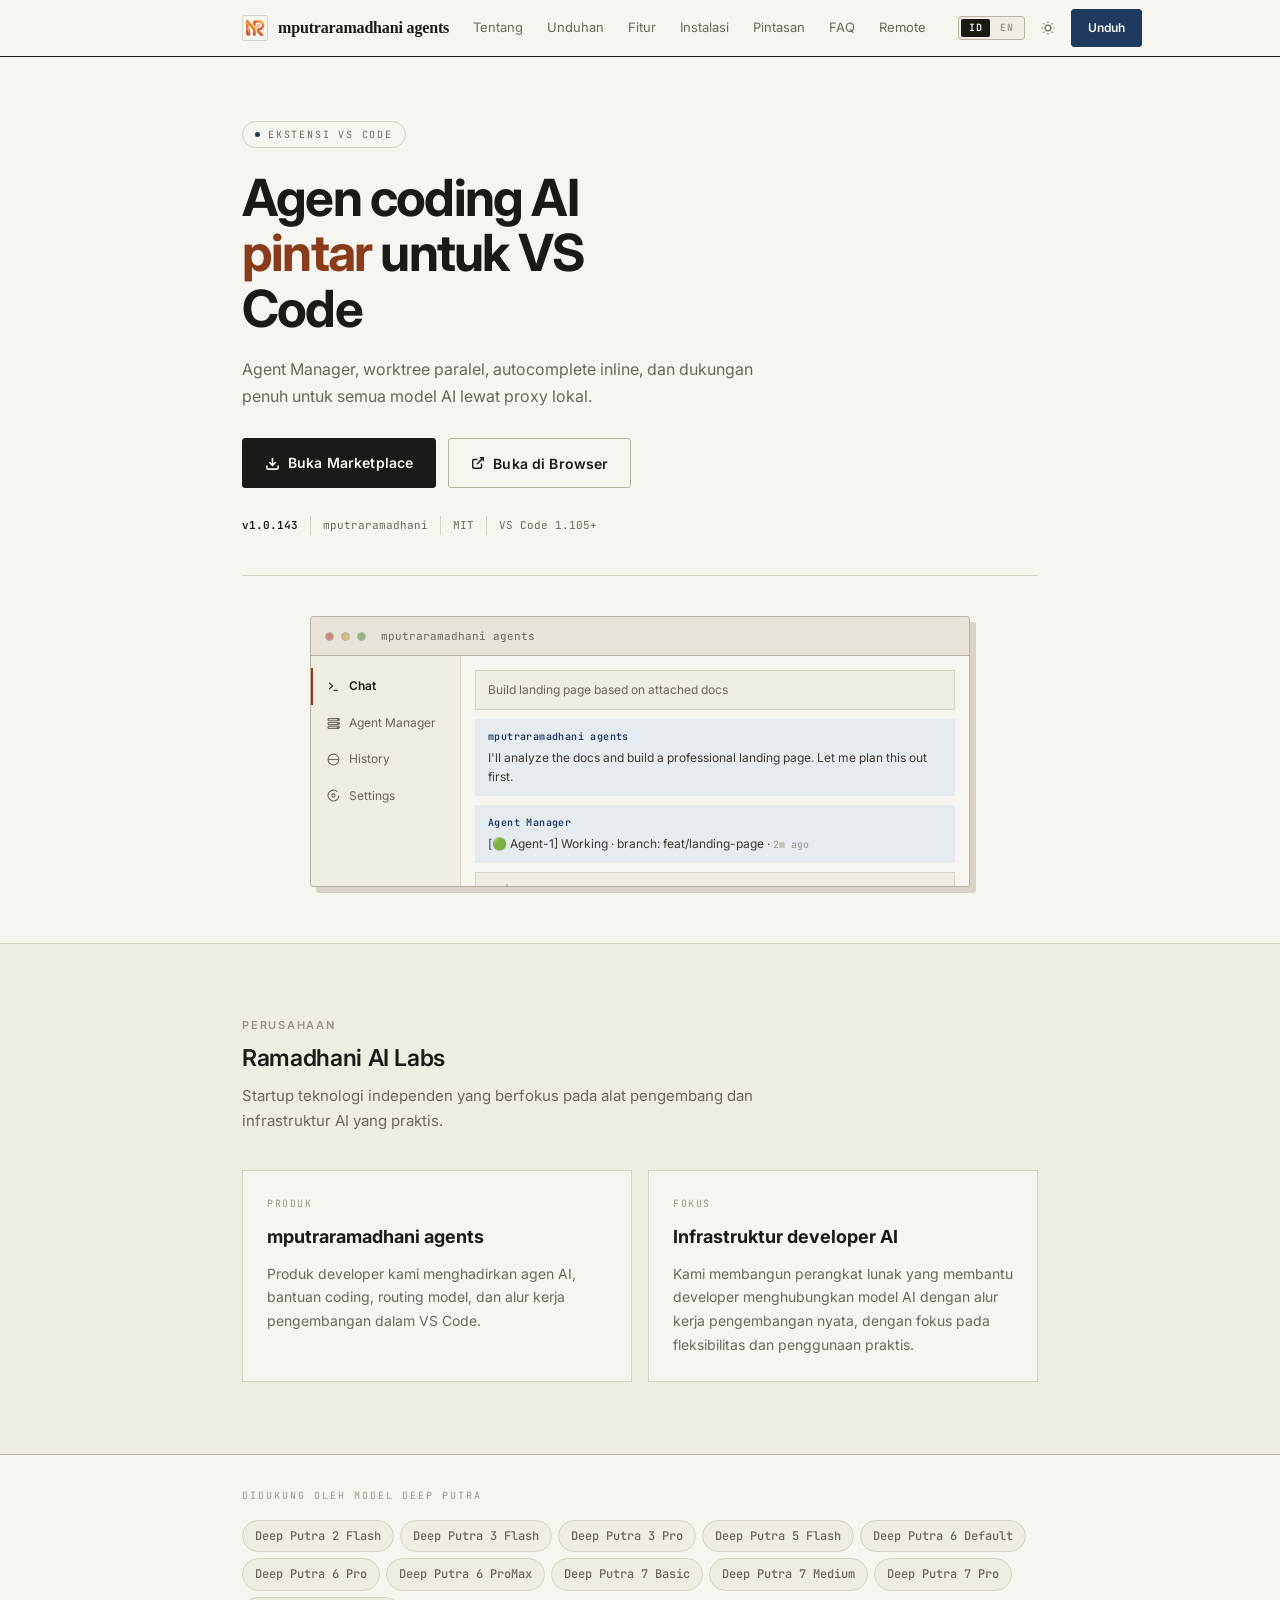
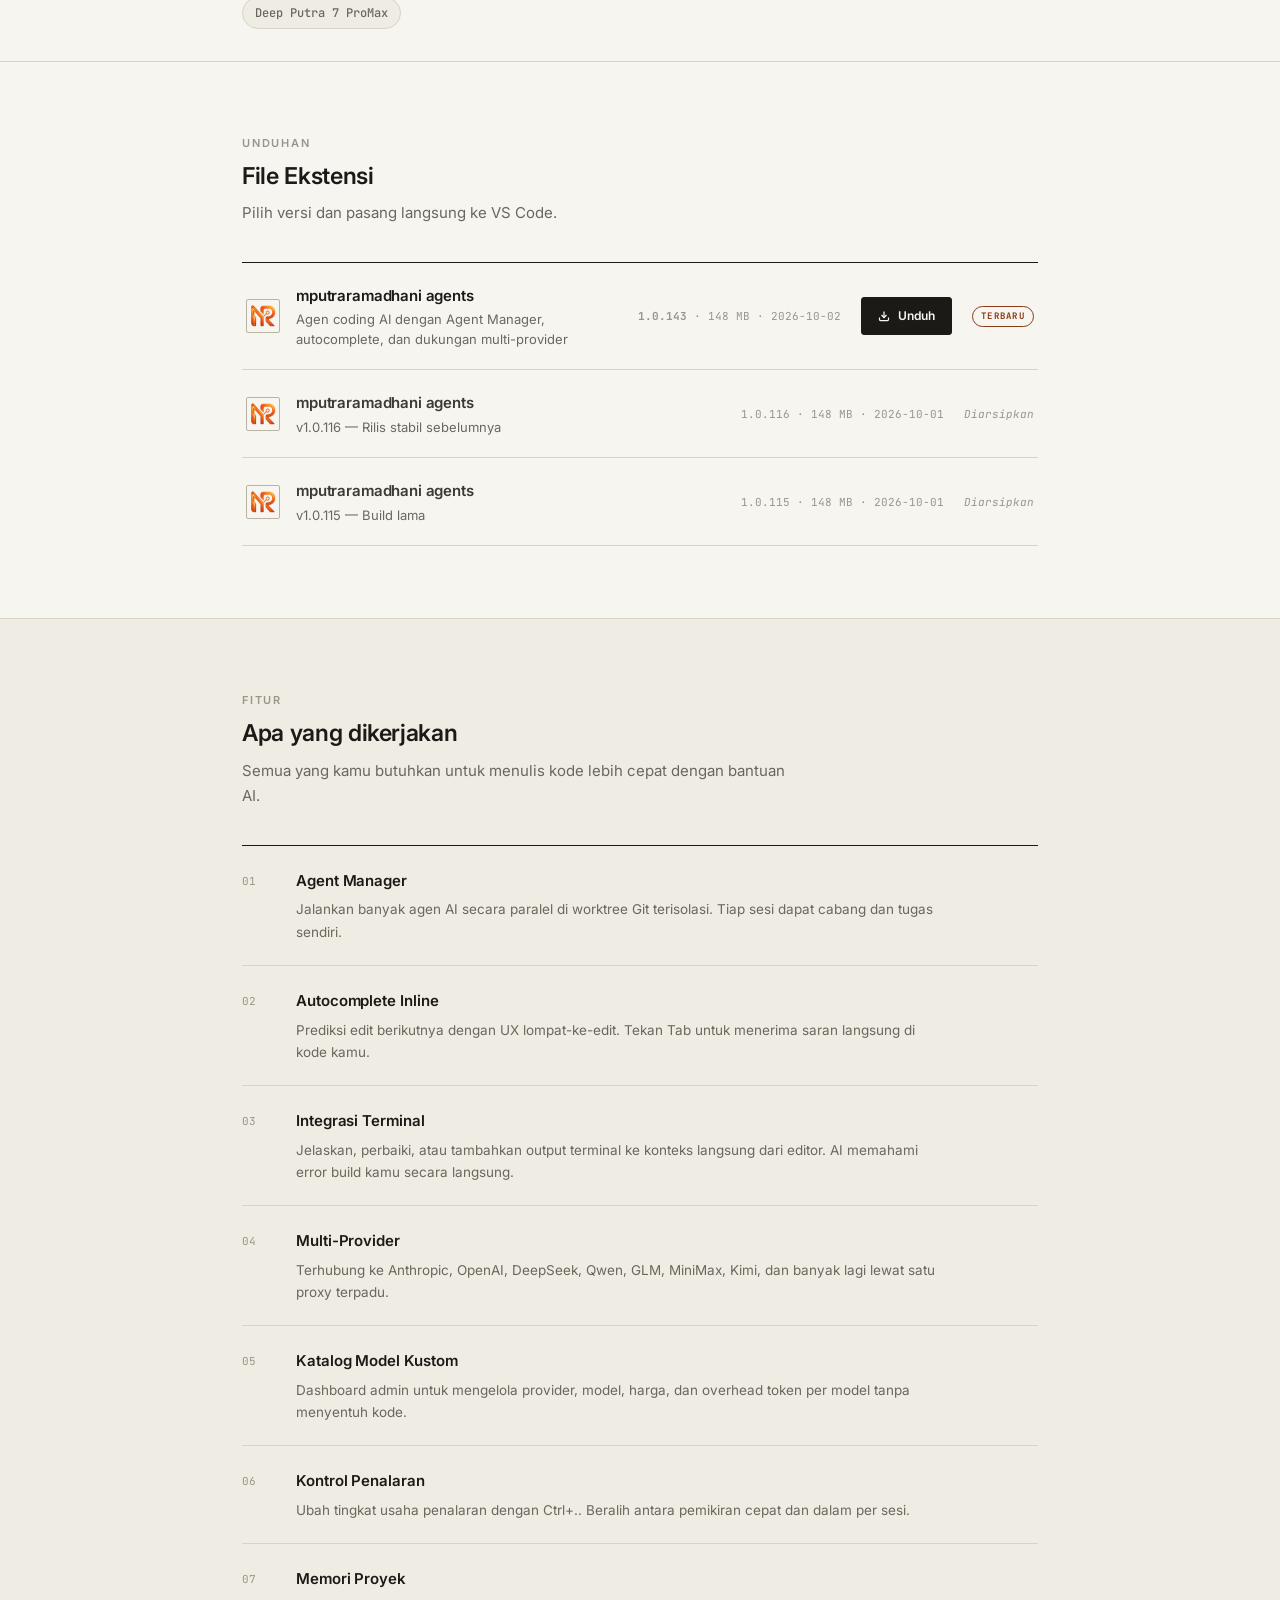
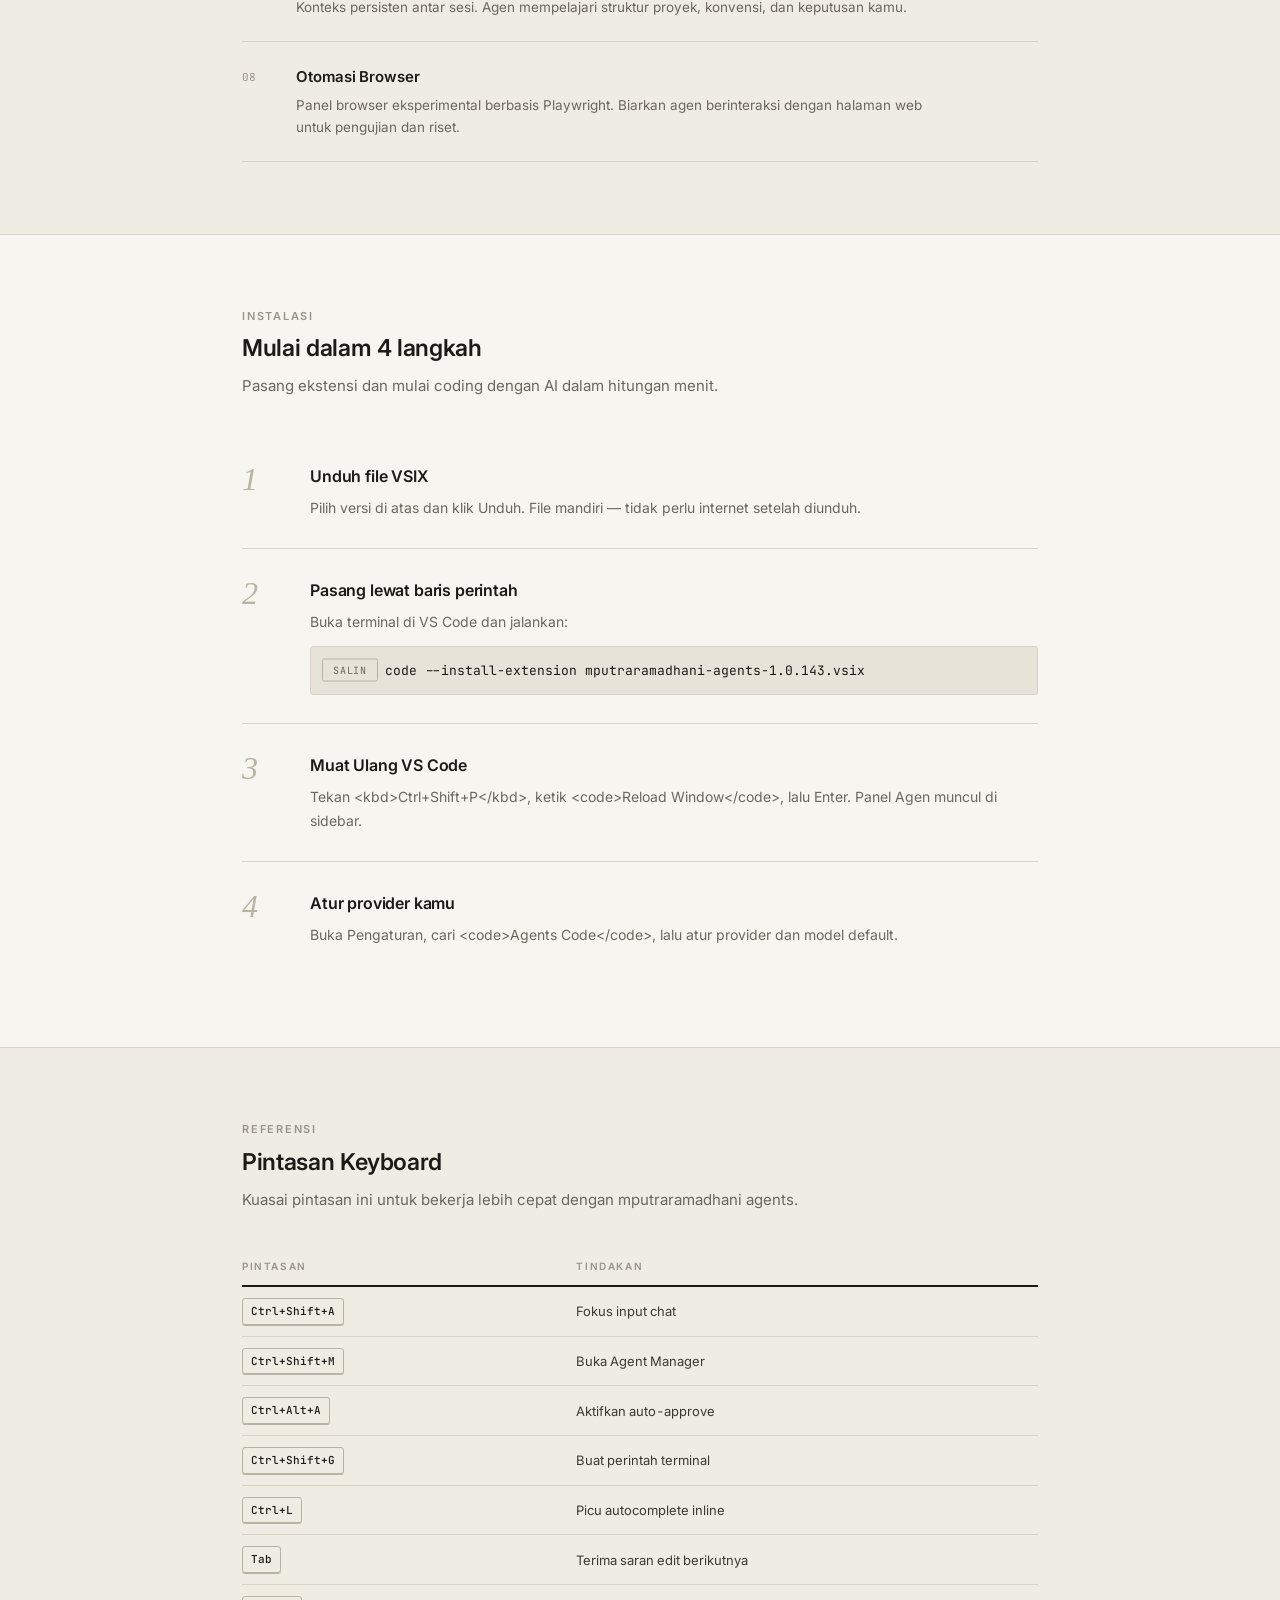
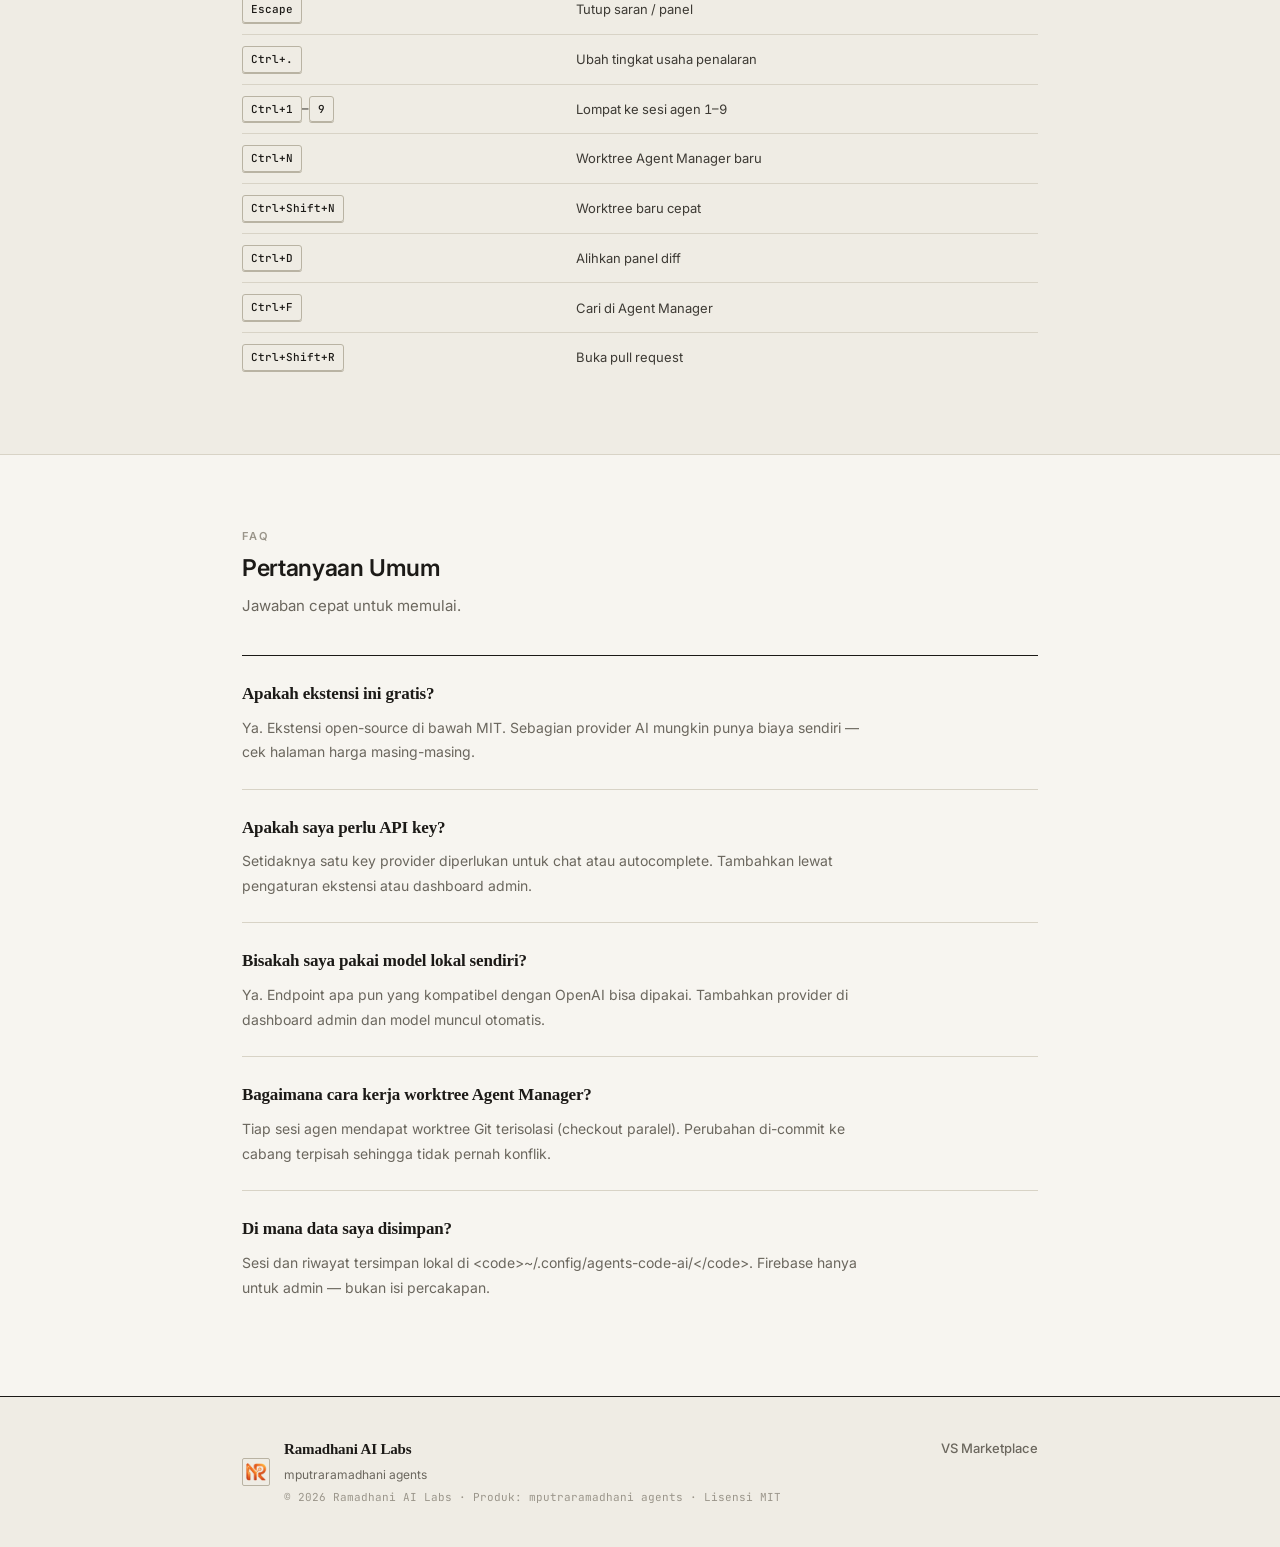
<file: index.html>
<!DOCTYPE html>
<html lang="en" data-theme="light">
<head>
  <meta charset="UTF-8">
  <script>
    // Link pintas Akses Remote dari extension: /?code=KODE → remote.html?code=KODE
    if (new URLSearchParams(location.search).has("code")) {
      location.replace("remote.html" + location.search)
    }
  </script>
  <meta name="viewport" content="width=device-width, initial-scale=1.0">
  <title>Ramadhani AI Labs — mputraramadhani agents</title>
  <meta name="description" content="Ramadhani AI Labs builds developer tools and AI infrastructure. mputraramadhani agents is an AI coding agent for VS Code with Agent Manager, inline autocomplete, and multi-provider support.">
  <link rel="preconnect" href="https://fonts.googleapis.com">
  <link rel="preconnect" href="https://fonts.gstatic.com" crossorigin>
  <link href="https://fonts.googleapis.com/css2?family=Inter:wght@400;500;600;700;800&family=JetBrains+Mono:wght@400;500&display=swap" rel="stylesheet">
  <link rel="stylesheet" href="style.css">
</head>
<body>

<!-- NAV -->
<header class="nav">
  <div class="nav-inner">
    <a class="brand" href="#top">
      <img class="brand-icon" src="logo.png" alt="">
      <span class="brand-name">mputraramadhani agents</span>
    </a>
    <button class="nav-toggle" aria-label="Toggle menu">&#9776;</button>
    <nav class="nav-links">
      <a href="#about" data-i18n="nav.about">About</a>
      <a href="#downloads" data-i18n="nav.downloads">Downloads</a>
      <a href="#features" data-i18n="nav.features">Features</a>
      <a href="#install" data-i18n="nav.install">Install</a>
      <a href="#shortcuts" data-i18n="nav.shortcuts">Shortcuts</a>
      <a href="#faq" data-i18n="nav.faq">FAQ</a>
      <a href="remote.html" data-i18n="nav.remote">Remote</a>
    </nav>
    <div class="nav-actions">
      <div class="lang-switch" id="langSwitch" role="group" aria-label="Language">
        <button class="lang-btn is-active" data-lang="id" type="button">ID</button>
        <button class="lang-btn" data-lang="en" type="button">EN</button>
      </div>
      <button class="theme-btn" id="themeToggle" aria-label="Toggle theme">
        <svg class="icon-sun" width="14" height="14" viewBox="0 0 24 24" fill="none" stroke="currentColor" stroke-width="2"><circle cx="12" cy="12" r="5"/><path d="M12 1v2M12 21v2M4.22 4.22l1.42 1.42M18.36 18.36l1.42 1.42M1 12h2M21 12h2M4.22 19.78l1.42-1.42M18.36 5.64l1.42-1.42"/></svg>
        <svg class="icon-moon" width="14" height="14" viewBox="0 0 24 24" fill="none" stroke="currentColor" stroke-width="2"><path d="M21 12.79A9 9 0 1 1 11.21 3 7 7 0 0 0 21 12.79z"/></svg>
      </button>
      <a class="btn btn-sm btn-accent" href="#downloads" data-i18n="nav.cta">Download</a>
    </div>
  </div>
</header>

<!-- HERO -->
<section class="hero" id="top">
  <div class="container">
    <div class="hero-inner">
      <div class="hero-text">
        <div class="hero-badge fade-up">
          <span class="badge-dot"></span>
          <span data-i18n="hero.badge">VS Code Extension</span>
        </div>
        <h1 class="hero-title fade-up" data-i18n-html="hero.title">Your AI coding<br><span>agent</span> for VS Code</h1>
        <p class="hero-desc fade-up" data-i18n="hero.desc">Agent Manager, parallel worktrees, inline autocomplete, dan dukungan penuh untuk semua model AI melalui proxy lokal.</p>
        <div class="hero-actions fade-up">
          <a class="btn btn-primary" href="https://marketplace.visualstudio.com/items?itemName=MPUTRARAMADHANI.m-putra-ramadhani-agents-code-ai" target="_blank" rel="noopener">
            <svg width="15" height="15" viewBox="0 0 24 24" fill="none" stroke="currentColor" stroke-width="2.5"><path d="M21 15v4a2 2 0 0 1-2 2H5a2 2 0 0 1-2-2v-4"/><polyline points="7 10 12 15 17 10"/><line x1="12" y1="15" x2="12" y2="3"/></svg>
            <span data-i18n="hero.marketplace">Get on Marketplace</span>
          </a>
          <button class="btn btn-ghost" data-open-browser="" type="button">
            <svg width="14" height="14" viewBox="0 0 24 24" fill="none" stroke="currentColor" stroke-width="2.5"><path d="M18 13v6a2 2 0 0 1-2 2H5a2 2 0 0 1-2-2V8a2 2 0 0 1 2-2h6"/><polyline points="15 3 21 3 21 9"/><line x1="10" y1="14" x2="21" y2="3"/></svg>
            <span data-i18n="hero.browser">Buka di Browser</span>
          </button>
        </div>
        <div class="hero-meta fade-up">
          <span class="meta-chip"><strong>v1.0.143</strong></span>
          <span class="meta-chip">mputraramadhani</span>
          <span class="meta-chip">MIT</span>
          <span class="meta-chip">VS Code 1.105+</span>
        </div>
      </div>
      <div class="hero-card fade-up">
        <div class="preview-window">
          <div class="preview-titlebar">
            <span class="preview-dot r"></span>
            <span class="preview-dot y"></span>
            <span class="preview-dot g"></span>
            <span class="preview-title">mputraramadhani agents</span>
          </div>
          <div class="preview-body">
            <div class="preview-sidebar">
              <div class="sidebar-item active">
                <svg width="13" height="13" viewBox="0 0 24 24" fill="none" stroke="currentColor" stroke-width="2"><polyline points="4 17 10 11 4 5"/><line x1="12" y1="19" x2="20" y2="19"/></svg>
                Chat
              </div>
              <div class="sidebar-item">
                <svg width="13" height="13" viewBox="0 0 24 24" fill="none" stroke="currentColor" stroke-width="2"><rect x="2" y="3" width="20" height="4" rx="1"/><rect x="2" y="10" width="20" height="4" rx="1"/><rect x="2" y="17" width="20" height="4" rx="1"/><circle cx="21" cy="5" r="1.5"/><circle cx="21" cy="12" r="1.5"/><circle cx="21" cy="19" r="1.5"/></svg>
                Agent Manager
              </div>
              <div class="sidebar-item">
                <svg width="13" height="13" viewBox="0 0 24 24" fill="none" stroke="currentColor" stroke-width="2"><circle cx="12" cy="12" r="10"/><line x1="2" y1="12" x2="22" y2="12"/></svg>
                History
              </div>
              <div class="sidebar-item">
                <svg width="13" height="13" viewBox="0 0 24 24" fill="none" stroke="currentColor" stroke-width="2"><circle cx="12" cy="12" r="3"/><path d="M19.07 4.93A10 10 0 1 0 22 12"/></svg>
                Settings
              </div>
            </div>
            <div class="preview-main">
              <div class="preview-msg user">Build landing page based on attached docs</div>
              <div class="preview-msg agent">
                <span class="agent-label">mputraramadhani agents</span>
                I'll analyze the docs and build a professional landing page. Let me plan this out first.
              </div>
              <div class="preview-msg agent">
                <span class="agent-label">Agent Manager</span>
                [🟢 Agent-1] Working · branch: feat/landing-page · <span class="agent-time">2m ago</span>
              </div>
              <div class="preview-input">
                <span class="input-prompt">➜</span>
                <span class="input-cursor">|</span>
              </div>
            </div>
          </div>
        </div>
      </div>
    </div>
  </div>
</section>

<!-- LOGOS -->
<!-- ABOUT / COMPANY -->
<section class="section bg-alt" id="about">
  <div class="container">
    <div class="section-header fade-up">
      <span class="section-label" data-i18n="about.label">Company</span>
      <h2 data-i18n="about.title">Ramadhani AI Labs</h2>
      <p data-i18n="about.sub">An independent technology startup focused on practical AI developer tools and infrastructure.</p>
    </div>
    <div class="about-grid">
      <div class="about-card fade-up">
        <span class="about-kicker" data-i18n="about.productLabel">Product</span>
        <h3>mputraramadhani agents</h3>
        <p data-i18n="about.productDesc">Our developer product brings AI agents, coding assistance, model routing, and developer workflows together inside VS Code.</p>
      </div>
      <div class="about-card fade-up">
        <span class="about-kicker" data-i18n="about.focusLabel">Focus</span>
        <h3 data-i18n="about.focusTitle">AI developer infrastructure</h3>
        <p data-i18n="about.focusDesc">We build software that helps developers connect AI models to real development workflows with a focus on flexibility and practical use.</p>
      </div>
    </div>
  </div>
</section>

<section class="logos">
  <div class="container">
    <p class="logos-label" data-i18n="logos.label">Powered by Deep Putra models</p>
    <div class="logos-grid">
      <div class="logo-chip">Deep Putra 2 Flash</div>
      <div class="logo-chip">Deep Putra 3 Flash</div>
      <div class="logo-chip">Deep Putra 3 Pro</div>
      <div class="logo-chip">Deep Putra 5 Flash</div>
      <div class="logo-chip">Deep Putra 6 Default</div>
      <div class="logo-chip">Deep Putra 6 Pro</div>
      <div class="logo-chip">Deep Putra 6 ProMax</div>
      <div class="logo-chip">Deep Putra 7 Basic</div>
      <div class="logo-chip">Deep Putra 7 Medium</div>
      <div class="logo-chip">Deep Putra 7 Pro</div>
      <div class="logo-chip">Deep Putra 7 ProMax</div>
    </div>
  </div>
</section>

<!-- DOWNLOADS -->
<section class="section" id="downloads">
  <div class="container">
    <div class="section-header fade-up">
      <span class="section-label" data-i18n="dl.label">Downloads</span>
      <h2 data-i18n="dl.title">Extension Files</h2>
      <p data-i18n="dl.sub">Pick a version and install directly into VS Code.</p>
    </div>
    <div class="downloads">

      <div class="download-card latest fade-up">
        <div class="download-card-left">
          <img class="dl-icon" src="logo.png" alt="">
          <div>
            <div class="dl-name">mputraramadhani agents</div>
            <div class="dl-desc" data-i18n="dl.descLatest">AI coding agent with Agent Manager, autocomplete, and multi-provider support</div>
          </div>
        </div>
        <div class="download-card-right">
          <div class="dl-meta">
            <span><strong>1.0.143</strong> &middot; 148 MB &middot; 2026-10-02</span>
          </div>
          <a class="btn btn-primary btn-sm" href="https://marketplace.visualstudio.com/items?itemName=MPUTRARAMADHANI.m-putra-ramadhani-agents-code-ai" target="_blank" rel="noopener">
            <svg width="12" height="12" viewBox="0 0 24 24" fill="none" stroke="currentColor" stroke-width="2.5"><path d="M21 15v4a2 2 0 0 1-2 2H5a2 2 0 0 1-2-2v-4"/><polyline points="7 10 12 15 17 10"/><line x1="12" y1="15" x2="12" y2="3"/></svg>
            <span data-i18n="dl.btn">Download</span>
          </a>
          <span class="latest-tag" data-i18n="dl.latest">LATEST</span>
        </div>
      </div>

      <div class="download-card fade-up">
        <div class="download-card-left">
          <img class="dl-icon" src="logo.png" alt="">
          <div>
            <div class="dl-name">mputraramadhani agents</div>
            <div class="dl-desc" data-i18n="dl.prev">v1.0.116 &mdash; Previous stable release</div>
          </div>
        </div>
        <div class="download-card-right">
          <div class="dl-meta"><span>1.0.116 &middot; 148 MB &middot; 2026-10-01</span></div>
          <span class="dl-status" data-i18n="dl.archived">Archived</span>
        </div>
      </div>

      <div class="download-card fade-up">
        <div class="download-card-left">
          <img class="dl-icon" src="logo.png" alt="">
          <div>
            <div class="dl-name">mputraramadhani agents</div>
            <div class="dl-desc" data-i18n="dl.legacy">v1.0.115 &mdash; Legacy build</div>
          </div>
        </div>
        <div class="download-card-right">
          <div class="dl-meta"><span>1.0.115 &middot; 148 MB &middot; 2026-10-01</span></div>
          <span class="dl-status" data-i18n="dl.archived">Archived</span>
        </div>
      </div>

    </div>
  </div>
</section>

<!-- FEATURES -->
<section class="section bg-alt" id="features">
  <div class="container">
    <div class="section-header fade-up">
      <span class="section-label" data-i18n="feat.label">Features</span>
      <h2 data-i18n="feat.title">What it does</h2>
      <p data-i18n="feat.sub">Everything you need to ship code faster with AI assistance.</p>
    </div>
    <div class="features">

      <div class="feat">
        <div class="feat-icon">
          <svg width="16" height="16" viewBox="0 0 24 24" fill="none" stroke="currentColor" stroke-width="2"><rect x="2" y="3" width="20" height="4" rx="1"/><rect x="2" y="10" width="20" height="4" rx="1"/><rect x="2" y="17" width="20" height="4" rx="1"/><circle cx="21" cy="5" r="1.5"/><circle cx="21" cy="12" r="1.5"/><circle cx="21" cy="19" r="1.5"/></svg>
        </div>
        <div>
          <h3 data-i18n="feat.manager">Agent Manager</h3>
          <p data-i18n="feat.managerDesc">Run multiple AI agents in parallel across isolated Git worktrees. Each session gets its own branch and task assignment.</p>
        </div>
      </div>

      <div class="feat">
        <div class="feat-icon">
          <svg width="16" height="16" viewBox="0 0 24 24" fill="none" stroke="currentColor" stroke-width="2"><polyline points="16 18 22 12 16 6"/><polyline points="8 6 2 12 8 18"/></svg>
        </div>
        <div>
          <h3 data-i18n="feat.autocomplete">Inline Autocomplete</h3>
          <p data-i18n="feat.autocompleteDesc">Next-edit predictions with jump-to-edit UX. Press Tab to accept suggested changes directly in your code.</p>
        </div>
      </div>

      <div class="feat">
        <div class="feat-icon">
          <svg width="16" height="16" viewBox="0 0 24 24" fill="none" stroke="currentColor" stroke-width="2"><polyline points="4 17 10 11 4 5"/><line x1="12" y1="19" x2="20" y2="19"/></svg>
        </div>
        <div>
          <h3 data-i18n="feat.terminal">Terminal Integration</h3>
          <p data-i18n="feat.terminalDesc">Explain, fix, or add terminal output to context right from the editor. AI understands your build errors live.</p>
        </div>
      </div>

      <div class="feat">
        <div class="feat-icon">
          <svg width="16" height="16" viewBox="0 0 24 24" fill="none" stroke="currentColor" stroke-width="2"><circle cx="12" cy="12" r="10"/><line x1="2" y1="12" x2="22" y2="12"/><path d="M12 2a15.3 15.3 0 0 1 4 10 15.3 15.3 0 0 1-4 10 15.3 15.3 0 0 1-4-10 15.3 15.3 0 0 1 4-10z"/></svg>
        </div>
        <div>
          <h3 data-i18n="feat.multi">Multi-Provider</h3>
          <p data-i18n="feat.multiDesc">Connect to Anthropic, OpenAI, DeepSeek, Qwen, GLM, MiniMax, Kimi, and many more through a single unified proxy.</p>
        </div>
      </div>

      <div class="feat">
        <div class="feat-icon">
          <svg width="16" height="16" viewBox="0 0 24 24" fill="none" stroke="currentColor" stroke-width="2"><line x1="18" y1="20" x2="18" y2="10"/><line x1="12" y1="20" x2="12" y2="4"/><line x1="6" y1="20" x2="6" y2="14"/></svg>
        </div>
        <div>
          <h3 data-i18n="feat.catalog">Custom Model Catalog</h3>
          <p data-i18n="feat.catalogDesc">Admin dashboard to manage providers, models, pricing, and per-model token overhead without touching code.</p>
        </div>
      </div>

      <div class="feat">
        <div class="feat-icon">
          <svg width="16" height="16" viewBox="0 0 24 24" fill="none" stroke="currentColor" stroke-width="2"><circle cx="12" cy="12" r="3"/><path d="M19.07 4.93A10 10 0 1 0 22 12"/></svg>
        </div>
        <div>
          <h3 data-i18n="feat.reasoning">Reasoning Control</h3>
          <p data-i18n="feat.reasoningDesc">Cycle reasoning effort levels with Ctrl+.. Switch between fast and deep thinking per session on the fly.</p>
        </div>
      </div>

      <div class="feat">
        <div class="feat-icon">
          <svg width="16" height="16" viewBox="0 0 24 24" fill="none" stroke="currentColor" stroke-width="2"><path d="M21 15a2 2 0 0 1-2 2H7l-4 4V5a2 2 0 0 1 2-2h14a2 2 0 0 1 2 2z"/></svg>
        </div>
        <div>
          <h3 data-i18n="feat.memory">Project Memory</h3>
          <p data-i18n="feat.memoryDesc">Persistent context across sessions. The agent learns your project structure, conventions, and decisions.</p>
        </div>
      </div>

      <div class="feat">
        <div class="feat-icon">
          <svg width="16" height="16" viewBox="0 0 24 24" fill="none" stroke="currentColor" stroke-width="2"><rect x="2" y="3" width="20" height="14" rx="2"/><line x1="8" y1="21" x2="16" y2="21"/><line x1="12" y1="17" x2="12" y2="21"/></svg>
        </div>
        <div>
          <h3 data-i18n="feat.browser">Browser Automation</h3>
          <p data-i18n="feat.browserDesc">Experimental Playwright-based browser panel. Let the agent interact with web pages for testing and research.</p>
        </div>
      </div>

    </div>
  </div>
</section>

<!-- INSTALL -->
<section class="section" id="install">
  <div class="container">
    <div class="section-header fade-up">
      <span class="section-label" data-i18n="install.label">Installation</span>
      <h2 data-i18n="install.title">Get started in 4 steps</h2>
      <p data-i18n="install.sub">Install the extension and start coding with AI in minutes.</p>
    </div>
    <div class="steps">

      <div class="step">
        <div class="step-num">1</div>
        <div class="step-body">
          <h3 data-i18n="install.s1">Download the VSIX file</h3>
          <p data-i18n="install.s1Desc">Pick a version above and click Download. The file is self-contained — no internet required after download.</p>
        </div>
      </div>

      <div class="step fade-up">
        <div class="step-num">2</div>
        <div class="step-body">
          <h3 data-i18n="install.s2">Install via command line</h3>
          <p data-i18n="install.s2Desc">Open a terminal in VS Code and run:</p>
          <div class="code-wrap">
            <code>code --install-extension mputraramadhani-agents-1.0.143.vsix</code>
            <button class="copy-btn" type="button" data-i18n="copy">Copy</button>
          </div>
        </div>
      </div>

      <div class="step fade-up">
        <div class="step-num">3</div>
        <div class="step-body">
          <h3 data-i18n="install.s3">Reload VS Code</h3>
          <p data-i18n="install.s3Desc">Press <kbd>Ctrl+Shift+P</kbd>, type <code>Reload Window</code>, and hit Enter. The Agent panel will appear in the sidebar.</p>
        </div>
      </div>

      <div class="step fade-up">
        <div class="step-num">4</div>
        <div class="step-body">
          <h3 data-i18n="install.s4">Configure your provider</h3>
          <p data-i18n="install.s4Desc">Open Settings, search for <code>Agents Code</code>, and set your default provider and model.</p>
        </div>
      </div>

    </div>
  </div>
</section>

<!-- SHORTCUTS -->
<section class="section bg-alt" id="shortcuts">
  <div class="container">
    <div class="section-header fade-up">
      <span class="section-label" data-i18n="short.label">Reference</span>
      <h2 data-i18n="short.title">Keyboard Shortcuts</h2>
      <p data-i18n="short.sub">Master these shortcuts to work faster with mputraramadhani agents.</p>
    </div>
    <div class="shortcuts-table-wrap fade-up">
      <table class="shortcuts-table">
        <thead><tr><th data-i18n="short.th1">Shortcut</th><th data-i18n="short.th2">Action</th></tr></thead>
        <tbody>
          <tr><td><kbd>Ctrl+Shift+A</kbd></td><td data-i18n="short.r1">Focus chat input</td></tr>
          <tr><td><kbd>Ctrl+Shift+M</kbd></td><td data-i18n="short.r2">Open Agent Manager</td></tr>
          <tr><td><kbd>Ctrl+Alt+A</kbd></td><td data-i18n="short.r3">Toggle auto-approve</td></tr>
          <tr><td><kbd>Ctrl+Shift+G</kbd></td><td data-i18n="short.r4">Generate terminal command</td></tr>
          <tr><td><kbd>Ctrl+L</kbd></td><td data-i18n="short.r5">Trigger inline autocomplete</td></tr>
          <tr><td><kbd>Tab</kbd></td><td data-i18n="short.r6">Accept next edit suggestion</td></tr>
          <tr><td><kbd>Escape</kbd></td><td data-i18n="short.r7">Dismiss suggestion / close panel</td></tr>
          <tr><td><kbd>Ctrl+.</kbd></td><td data-i18n="short.r8">Cycle reasoning effort level</td></tr>
          <tr><td><kbd>Ctrl+1</kbd>–<kbd>9</kbd></td><td data-i18n="short.r9">Jump to agent session 1–9</td></tr>
          <tr><td><kbd>Ctrl+N</kbd></td><td data-i18n="short.r10">New Agent Manager worktree</td></tr>
          <tr><td><kbd>Ctrl+Shift+N</kbd></td><td data-i18n="short.r11">Quick new worktree</td></tr>
          <tr><td><kbd>Ctrl+D</kbd></td><td data-i18n="short.r12">Toggle diff panel</td></tr>
          <tr><td><kbd>Ctrl+F</kbd></td><td data-i18n="short.r13">Search in Agent Manager</td></tr>
          <tr><td><kbd>Ctrl+Shift+R</kbd></td><td data-i18n="short.r14">Open pull request</td></tr>
        </tbody>
      </table>
    </div>
  </div>
</section>

<!-- FAQ -->
<section class="section" id="faq">
  <div class="container">
    <div class="section-header fade-up">
      <span class="section-label" data-i18n="faq.label">FAQ</span>
      <h2 data-i18n="faq.title">Common questions</h2>
      <p data-i18n="faq.sub">Quick answers to help you get started.</p>
    </div>
    <div class="faq">
      <div class="faq-item">
        <h3 data-i18n="faq.q1">Is this extension free?</h3>
        <p data-i18n="faq.a1">Yes. The extension is open-source under MIT. Some AI providers may have their own usage costs — check each provider's pricing page.</p>
      </div>
      <div class="faq-item">
        <h3 data-i18n="faq.q2">Do I need an API key?</h3>
        <p data-i18n="faq.a2">At least one provider key is required to use chat or autocomplete features. Add it through the extension settings or the admin dashboard.</p>
      </div>
      <div class="faq-item">
        <h3 data-i18n="faq.q3">Can I use my own local models?</h3>
        <p data-i18n="faq.a3">Yes. Any OpenAI-compatible endpoint works. Add your provider in the admin dashboard and the model appears automatically.</p>
      </div>
      <div class="faq-item">
        <h3 data-i18n="faq.q4">How do Agent Manager worktrees work?</h3>
        <p data-i18n="faq.a4">Each agent session gets its own isolated Git worktree (a parallel checkout). Changes commit to separate branches so they never conflict.</p>
      </div>
      <div class="faq-item">
        <h3 data-i18n="faq.q5">Where is my data stored?</h3>
        <p data-i18n="faq.a5">Sessions and history live locally in <code>~/.config/agents-code-ai/</code>. Firebase is used only for admin management — not for conversation content.</p>
      </div>
    </div>
  </div>
</section>

<!-- FOOTER -->
<footer>
  <div class="container footer-inner">
    <div class="footer-left">
      <img class="footer-logo" src="logo.png" alt="">
      <div>
        <div class="footer-brand">Ramadhani AI Labs</div>
        <div class="footer-product">mputraramadhani agents</div>
        <div class="footer-copy" data-i18n="footer.copy">&copy; 2026 Ramadhani AI Labs · Product: mputraramadhani agents · MIT License</div>
      </div>
    </div>
    <div class="footer-right">
      <a href="https://marketplace.visualstudio.com/items?itemName=MPUTRARAMADHANI.m-putra-ramadhani-agents-code-ai" target="_blank" rel="noopener">VS Marketplace</a>
    </div>
  </div>
</footer>

<a href="#top" class="back-top" id="backToTop" aria-label="Back to top">
  <svg width="13" height="13" viewBox="0 0 24 24" fill="none" stroke="currentColor" stroke-width="2.5"><polyline points="18 15 12 9 6 15"/></svg>
</a>

<div class="toast" id="toast" aria-live="polite"></div>

<script src="app.js"></script>
</body>
</html>
</file>
<file: style.css>
/* ============================================================
   Agents Code AI — Editorial documentation layout
   Light, print-inspired, ink + paper. No gradients, no glow.
   ============================================================ */

/* ── VARS ── */
:root {
  --paper: #f7f5f0;
  --paper-2: #efece4;
  --paper-3: #e7e3d8;
  --ink: #1c1a17;
  --ink-2: #3d3a34;
  --ink-3: #6b675e;
  --ink-4: #9a958a;
  --rule: #d8d3c6;
  --rule-strong: #b9b3a3;
  --navy: #1e3a5f;
  --navy-2: #2c5078;
  --navy-wash: #e6ebf0;
  --rust: #8a3b1c;
  --radius: 3px;
  --font-serif: 'Iowan Old Style', 'Palatino Linotype', Georgia, 'Times New Roman', serif;
  --font-sans: 'Inter', -apple-system, BlinkMacSystemFont, 'Segoe UI', sans-serif;
  --font-mono: 'JetBrains Mono', 'Consolas', monospace;
  --ease: cubic-bezier(.4,0,.2,1);
}

[data-theme="dark"] {
  --paper: #171614;
  --paper-2: #1f1e1b;
  --paper-3: #272521;
  --ink: #ece8e0;
  --ink-2: #c8c3b8;
  --ink-3: #948e82;
  --ink-4: #6b665c;
  --rule: #35322c;
  --rule-strong: #4a463e;
  --navy: #7ba3cc;
  --navy-2: #9bbadd;
  --navy-wash: #20262e;
  --rust: #d08a63;
}

/* ── RESET ── */
*, *::before, *::after { box-sizing: border-box; margin: 0; padding: 0; }
html { scroll-behavior: smooth; scroll-padding-top: 64px; }
body {
  font-family: var(--font-sans);
  color: var(--ink-2);
  background: var(--paper);
  line-height: 1.7;
  font-size: 15px;
  overflow-x: hidden;
  -webkit-font-smoothing: antialiased;
  -moz-osx-font-smoothing: grayscale;
  -webkit-tap-highlight-color: transparent;
  transition: background .25s, color .25s;
}
a { color: var(--navy); text-decoration: none; transition: color .15s; }
a:hover { color: var(--rust); text-decoration: underline; }
img { max-width: 100%; display: block; }
button { font-family: inherit; cursor: pointer; -webkit-tap-highlight-color: transparent; border: none; background: none; color: inherit; }
code, kbd, table { font-variant-numeric: tabular-nums; }
code, kbd { font-family: var(--font-mono); }
::selection { background: var(--navy); color: var(--paper); }

/* ── LAYOUT ── */
.container { max-width: 860px; margin: 0 auto; padding: 0 32px; }
.section { padding: 72px 0; border-top: 1px solid var(--rule); }
.bg-alt { background: var(--paper-2); }
.section-header { margin-bottom: 36px; }
.section-label {
  display: block;
  font-family: var(--font-sans); font-size: 11px; font-weight: 600;
  letter-spacing: .16em; text-transform: uppercase;
  color: var(--ink-4); margin-bottom: 10px;
}
.section-header h2 {
  font-family: var(--font-sans);
  font-size: 1.45rem; font-weight: 600; letter-spacing: -.015em;
  color: var(--ink); line-height: 1.2;
}
.section-header p {
  margin-top: 10px; font-size: 15px; color: var(--ink-3); max-width: 560px;
}

/* ── NAV ── */
.nav {
  position: sticky; top: 0; z-index: 100;
  background: var(--paper);
  border-bottom: 1px solid var(--ink);
}
.nav-inner {
  max-width: 860px; margin: 0 auto; padding: 0 32px;
  display: flex; align-items: center; height: 56px; gap: 12px;
}
.brand { display: flex; align-items: center; gap: 10px; text-decoration: none; flex-shrink: 0; }
.brand:hover { text-decoration: none; }
.brand-icon { width: 26px; height: 26px; border-radius: 2px; object-fit: cover; border: 1px solid var(--rule); }
.brand-name { font-family: var(--font-serif); font-size: 16px; font-weight: 600; color: var(--ink); letter-spacing: -.01em; white-space: nowrap; }
.nav-links { display: flex; gap: 0; flex: 1; justify-content: flex-end; margin-right: 8px; }
.nav-links a {
  color: var(--ink-3); font-size: 13px;
  padding: 6px 12px; text-decoration: none; transition: color .15s;
  border-bottom: 1px solid transparent;
}
.nav-links a:hover { color: var(--ink); text-decoration: none; border-bottom-color: var(--ink); }
.nav-actions { display: flex; align-items: center; gap: 8px; flex-shrink: 0; }
.theme-btn {
  border: none; padding: 0; width: 30px; height: 30px;
  color: var(--ink-3); display: flex; align-items: center; justify-content: center;
  transition: color .15s; border-radius: 2px;
}
.theme-btn:hover { color: var(--ink); background: var(--paper-3); }
.theme-btn:active { transform: scale(.94); }

.lang-switch {
  display: inline-flex; align-items: center; gap: 2px;
  border: 1px solid var(--rule-strong); border-radius: var(--radius);
  padding: 2px; background: var(--paper-2);
}
.lang-btn {
  border: none; background: transparent; cursor: pointer;
  font-family: var(--font-mono); font-size: 10px; font-weight: 600;
  letter-spacing: .06em; color: var(--ink-4);
  padding: 4px 8px; border-radius: 2px; line-height: 1;
  transition: color .15s, background .15s;
}
.lang-btn:hover { color: var(--ink); }
.lang-btn.is-active { background: var(--ink); color: var(--paper); }
.icon-moon { display: none; }
[data-theme="dark"] .icon-sun { display: none; }
[data-theme="dark"] .icon-moon { display: block; }
.nav-toggle {
  display: none; border: none; width: 30px; height: 30px; padding: 0;
  color: var(--ink); line-height: 1;
  align-items: center; justify-content: center;
  font-size: 17px; border-radius: 2px; transition: background .15s;
}
.nav-toggle:hover { background: var(--paper-3); }

/* ── BUTTONS ── */
.btn {
  display: inline-flex; align-items: center; gap: 8px;
  padding: 11px 20px; border-radius: var(--radius);
  font-size: 13px; font-weight: 600; text-decoration: none;
  cursor: pointer; border: 1px solid var(--ink);
  transition: background .15s, color .15s;
  white-space: nowrap; letter-spacing: .01em;
}
.btn-primary { background: var(--ink); color: var(--paper); }
.btn-primary:hover { background: var(--navy); border-color: var(--navy); color: var(--paper); text-decoration: none; }
.btn-ghost { background: transparent; color: var(--ink); border-color: var(--rule-strong); }
.btn-ghost:hover { background: var(--paper-3); border-color: var(--ink); text-decoration: none; color: var(--ink); }
.btn-sm { padding: 8px 16px; font-size: 12px; }
.btn-accent { background: var(--navy); color: var(--paper); border-color: var(--navy); }
.btn-accent:hover { background: var(--rust); border-color: var(--rust); color: var(--paper); text-decoration: none; }

/* ── HERO ── */
.hero { position: relative; padding: 64px 0 56px; }
.hero-bg { display: none; }
.hero .container { position: relative; z-index: 1; }
.hero-inner { display: block; }
.hero-text { display: flex; flex-direction: column; align-items: flex-start; border-bottom: 1px solid var(--rule); padding-bottom: 40px; }
.hero-badge {
  display: inline-flex; align-items: center; gap: 8px;
  font-family: var(--font-mono); font-size: 10px;
  letter-spacing: .18em; text-transform: uppercase;
  color: var(--ink-3); border: 1px solid var(--rule);
  padding: 4px 12px; border-radius: 100px; margin-bottom: 22px;
}
.badge-dot { width: 5px; height: 5px; border-radius: 50%; background: var(--navy); }
@keyframes pulse { 0%,100% { opacity: 1; } 50% { opacity: .35; } }
.badge-dot { animation: pulse 2.4s ease-in-out infinite; }
.hero-title {
  font-family: var(--font-sans);
  font-size: clamp(2.1rem, 5vw, 3.2rem);
  font-weight: 700; letter-spacing: -.035em;
  line-height: 1.08; color: var(--ink);
  margin-bottom: 20px; max-width: 14ch;
}
.hero-title span { color: var(--rust); }
.hero-desc {
  font-size: 16px; color: var(--ink-3);
  line-height: 1.7; margin-bottom: 28px; max-width: 520px;
}
.hero-actions { display: flex; gap: 12px; flex-wrap: wrap; margin-bottom: 28px; }
.hero-actions .btn { padding: 12px 22px; font-size: 14px; }
.hero-meta { display: flex; gap: 0; flex-wrap: wrap; }
.meta-chip {
  font-size: 11px; font-family: var(--font-mono);
  color: var(--ink-3); padding: 0 12px;
  border-right: 1px solid var(--rule);
}
.meta-chip:first-child { padding-left: 0; }
.meta-chip:last-child { border-right: none; }
.meta-chip strong { color: var(--ink); font-weight: 600; }

/* Preview window */
.hero-card { margin-top: 40px; display: flex; justify-content: center; }
.preview-window {
  width: 100%; max-width: 660px;
  background: var(--paper-2);
  border: 1px solid var(--rule-strong);
  border-radius: var(--radius);
  overflow: hidden;
  box-shadow: 6px 6px 0 var(--rule);
}
[data-theme="dark"] .preview-window { box-shadow: 6px 6px 0 #000; }
.preview-titlebar {
  display: flex; align-items: center; gap: 7px;
  padding: 10px 14px;
  background: var(--paper-3);
  border-bottom: 1px solid var(--rule-strong);
}
.preview-dot { width: 9px; height: 9px; border-radius: 50%; flex-shrink: 0; border: 1px solid var(--rule-strong); }
.preview-dot.r { background: #c9897d; }
.preview-dot.y { background: #d6bd82; }
.preview-dot.g { background: #94b385; }
.preview-title { font-size: 11px; color: var(--ink-3); font-family: var(--font-mono); margin-left: 8px; }
.preview-body { display: flex; height: 230px; }
.preview-sidebar {
  width: 150px; flex-shrink: 0;
  border-right: 1px solid var(--rule);
  padding: 12px 0; background: var(--paper-2);
}
.sidebar-item {
  display: flex; align-items: center; gap: 9px;
  padding: 8px 14px; font-size: 12px;
  color: var(--ink-3); cursor: default;
  border-left: 2px solid transparent;
}
.sidebar-item.active { color: var(--ink); border-left-color: var(--rust); font-weight: 600; }
.preview-main { flex: 1; display: flex; flex-direction: column; padding: 14px; gap: 9px; overflow: hidden; background: var(--paper); }
.preview-msg { font-size: 12px; padding: 9px 12px; line-height: 1.6; border: 1px solid var(--rule); }
.preview-msg.user { background: var(--paper-2); color: var(--ink-3); }
.preview-msg.agent { background: var(--navy-wash); color: var(--ink-2); border-color: transparent; }
.agent-label {
  font-family: var(--font-mono); font-size: 10px;
  color: var(--navy); font-weight: 600;
  display: block; margin-bottom: 3px; letter-spacing: .04em;
}
.agent-time { font-family: var(--font-mono); font-size: 10px; color: var(--ink-4); }
.preview-input {
  margin-top: auto;
  display: flex; align-items: center; gap: 7px;
  padding: 9px 12px; background: var(--paper-2);
  border: 1px solid var(--rule); font-size: 12px; color: var(--ink-4);
}
.input-prompt { color: var(--rust); font-family: var(--font-mono); }
.input-cursor { animation: blink 1s step-end infinite; color: var(--ink-3); }
@keyframes blink { 0%,100% { opacity: 1; } 50% { opacity: 0; } }

/* ── LOGOS ── */
.logos { padding: 32px 0; border-top: 1px solid var(--rule-strong); }
.logos-label {
  font-size: 10px; font-family: var(--font-mono);
  color: var(--ink-4); text-transform: uppercase;
  letter-spacing: .2em; margin-bottom: 16px;
}
.logos-grid { display: flex; flex-wrap: wrap; gap: 6px; }
.logo-chip {
  font-size: 12px; font-family: var(--font-mono); font-weight: 500;
  color: var(--ink-3);
  border: 1px solid var(--rule); border-radius: 999px;
  background: var(--paper-2);
  padding: 5px 12px;
  transition: border-color .15s, color .15s, background .15s;
}
.logo-chip:hover {
  border-color: var(--rule-strong); color: var(--ink);
  background: var(--paper-3);
}

/* ── DOWNLOAD LIST ── */
.downloads { border-top: 1px solid var(--ink); }
.download-card {
  display: flex; align-items: center; justify-content: space-between;
  padding: 20px 4px; gap: 20px;
  border-bottom: 1px solid var(--rule);
  transition: background .15s;
}
.download-card:hover { background: var(--paper-2); }
.download-card-left { display: flex; align-items: center; gap: 16px; min-width: 0; }
.download-card-right { display: flex; align-items: center; gap: 20px; flex-shrink: 0; }
.download-card.latest .dl-name { color: var(--ink); }
.dl-icon { width: 34px; height: 34px; border-radius: 2px; border: 1px solid var(--rule-strong); object-fit: cover; flex-shrink: 0; }
.dl-name { font-size: 15px; font-weight: 600; color: var(--ink-2); margin-bottom: 2px; letter-spacing: -.01em; }
.dl-desc { font-size: 13px; color: var(--ink-3); line-height: 1.5; }
.dl-meta { font-size: 11px; color: var(--ink-4); font-family: var(--font-mono); white-space: nowrap; }
.dl-status { font-size: 11px; font-family: var(--font-mono); color: var(--ink-4); font-style: italic; }
.latest-tag {
  font-family: var(--font-mono); font-size: 9px; font-weight: 700;
  letter-spacing: .14em; color: var(--rust);
  border: 1px solid var(--rust); padding: 2px 8px; border-radius: 100px;
}

/* ── FEATURES ── */
.features { border-top: 1px solid var(--ink); counter-reset: feat; }
.feat {
  display: grid; grid-template-columns: 34px 1fr;
  gap: 0 20px; padding: 22px 0;
  border-bottom: 1px solid var(--rule);
}
.feat-icon { display: none; }
.feat::before {
  counter-increment: feat;
  content: counter(feat, decimal-leading-zero);
  font-family: var(--font-mono); font-size: 11px;
  color: var(--ink-4); padding-top: 4px; letter-spacing: .04em;
}
.feat h3 {
  font-family: var(--font-sans); font-size: 15px; font-weight: 600;
  color: var(--ink); margin-bottom: 5px; letter-spacing: -.005em;
}
.feat p { font-size: 13.5px; color: var(--ink-3); line-height: 1.65; max-width: 640px; }

/* ── STEPS ── */
.steps { display: flex; flex-direction: column; counter-reset: step; }
.step {
  display: grid; grid-template-columns: 48px 1fr; gap: 20px;
  padding: 28px 0; border-bottom: 1px solid var(--rule);
}
.step:last-child { border-bottom: none; }
.step-num {
  font-family: var(--font-serif); font-size: 32px; line-height: 1;
  color: var(--rule-strong); font-style: italic;
}
.step:hover .step-num { color: var(--rust); }
.step h3 { font-size: 16px; font-weight: 600; margin-bottom: 6px; color: var(--ink); letter-spacing: -.01em; }
.step p { font-size: 14px; color: var(--ink-3); line-height: 1.7; }
.code-wrap { position: relative; margin-top: 12px; }
.code-wrap code {
  display: block; font-size: 13px; padding: 14px 18px 14px 74px;
  background: var(--paper-3); border: 1px solid var(--rule);
  border-radius: var(--radius); color: var(--ink);
  font-family: var(--font-mono); word-break: break-all; line-height: 1.5;
}
[data-theme="dark"] .code-wrap code { background: #100f0d; border-color: #35322c; color: var(--ink-2); }
.copy-btn {
  position: absolute; top: 50%; transform: translateY(-50%); left: 12px;
  font-family: var(--font-mono); font-size: 10px;
  background: transparent; border: 1px solid var(--rule-strong);
  border-radius: 2px; padding: 4px 10px;
  color: var(--ink-3); cursor: pointer; transition: all .15s;
  text-transform: uppercase; letter-spacing: .08em;
}
.copy-btn:hover { color: var(--ink); border-color: var(--ink); }
.copy-btn.copied { color: var(--rust); border-color: var(--rust); }
kbd {
  font-size: 11px; background: var(--paper-3); border: 1px solid var(--rule-strong);
  border-radius: 3px; padding: 2px 7px; color: var(--ink); font-weight: 500;
  display: inline-block; box-shadow: 0 1px 0 var(--rule-strong);
}

/* ── SHORTCUTS TABLE ── */
.shortcuts-table-wrap { overflow-x: auto; }
.shortcuts-table { width: 100%; border-collapse: collapse; font-size: 14px; min-width: 380px; }
.shortcuts-table th {
  text-align: left; font-weight: 600; font-size: 10px;
  letter-spacing: .16em; text-transform: uppercase;
  color: var(--ink-4); padding: 10px 16px 10px 0;
  border-bottom: 2px solid var(--ink); background: transparent;
}
.shortcuts-table td {
  padding: 11px 16px 11px 0; border-bottom: 1px solid var(--rule);
  vertical-align: middle; color: var(--ink-2); font-size: 13px;
}
.shortcuts-table td:first-child { width: 42%; }
.shortcuts-table tr:last-child td { border-bottom: none; }
.shortcuts-table tr:hover td { background: var(--paper-3); }
.shortcuts-table kbd {
  font-size: 11px; background: transparent; border: 1px solid var(--rule-strong);
  border-radius: 3px; padding: 3px 8px; white-space: nowrap; font-weight: 500; color: var(--ink);
}

/* ── FAQ ── */
.faq { display: flex; flex-direction: column; border-top: 1px solid var(--ink); }
.faq-item { padding: 24px 0; border-bottom: 1px solid var(--rule); }
.faq-item:last-child { border-bottom: none; }
.faq-item h3 {
  font-family: var(--font-serif); font-size: 17px; font-weight: 600;
  margin-bottom: 7px; color: var(--ink); letter-spacing: -.01em;
}
.faq-item p { font-size: 14px; color: var(--ink-3); line-height: 1.75; max-width: 640px; }
.faq-item code {
  font-size: 12px; background: var(--paper-3); border: 1px solid var(--rule);
  padding: 2px 7px; border-radius: 3px; color: var(--rust);
}

/* ── FOOTER ── */
footer { border-top: 1px solid var(--ink); padding: 40px 0; background: var(--paper-2); }
.footer-inner { display: flex; justify-content: space-between; align-items: flex-start; flex-wrap: wrap; gap: 20px; }
.footer-left { display: flex; align-items: center; gap: 14px; }
.footer-logo { width: 28px; height: 28px; border-radius: 2px; object-fit: cover; border: 1px solid var(--rule-strong); }
.footer-brand { font-family: var(--font-serif); font-size: 15px; font-weight: 600; color: var(--ink); letter-spacing: -.01em; }
.footer-copy { font-size: 11px; color: var(--ink-4); margin-top: 3px; font-family: var(--font-mono); }
.footer-right { display: flex; align-items: center; gap: 10px; font-size: 13px; }
.footer-right a { color: var(--ink-3); font-weight: 500; transition: color .15s; }
.footer-right a:hover { color: var(--rust); text-decoration: none; }
.sep { color: var(--rule-strong); }

/* ── BACK TO TOP ── */
.back-top {
  position: fixed; bottom: 24px; right: 24px;
  width: 40px; height: 40px; display: flex; align-items: center; justify-content: center;
  background: var(--ink); color: var(--paper); border-radius: 2px;
  opacity: 0; pointer-events: none; transform: translateY(8px);
  transition: opacity .2s, transform .2s, background .2s;
  z-index: 50; text-decoration: none;
}
.back-top.visible { opacity: 1; pointer-events: all; transform: translateY(0); }
.back-top:hover { background: var(--navy); color: var(--paper); text-decoration: none; }

/* ── TOAST ── */
.toast {
  position: fixed; bottom: 80px; left: 50%;
  transform: translateX(-50%) translateY(10px);
  background: var(--ink); color: var(--paper);
  font-size: 13px; font-weight: 500;
  padding: 10px 20px; border-radius: var(--radius);
  opacity: 0; pointer-events: none;
  transition: opacity .2s, transform .2s;
  z-index: 200; white-space: nowrap;
}
.toast.show { opacity: 1; transform: translateX(-50%) translateY(0); }

/* ── FADE-UP ── */
.fade-up { opacity: 0; transform: translateY(14px); transition: opacity .5s var(--ease), transform .5s var(--ease); }
.fade-up.visible { opacity: 1; transform: translateY(0); }

/* ── Reveal bertahap ── */
.reveal { opacity: 0; transform: translateY(12px); transition: opacity .5s var(--ease), transform .5s var(--ease); }
.reveal.visible { opacity: 1; transform: translateY(0); }
.features .feat { opacity: 0; transform: translateY(14px); transition: opacity .5s var(--ease), transform .5s var(--ease), background-color .2s var(--ease); }
.features .feat.visible { opacity: 1; transform: translateY(0); }
.features .feat.visible:hover { background: var(--paper-3); }
.features .feat.visible:hover h3 { color: var(--navy); }
.features .feat h3 { transition: color .2s var(--ease); }
.features .feat::before { transition: color .2s var(--ease); }
.features .feat.visible:hover::before { color: var(--rust); }

/* ── Nav saat scroll ── */
.nav { transition: box-shadow .25s var(--ease); }
.nav.scrolled { box-shadow: 0 6px 22px rgba(0,0,0,.07); }

@media (prefers-reduced-motion: reduce) {
  .fade-up, .reveal, .features .feat { opacity: 1; transform: none; transition: none; }
  .nav-links, .nav-links.open a { transition: none; }
}

@keyframes spin {
  from { transform: rotate(0deg); }
  to { transform: rotate(180deg); }
}
.nav-toggle.spin { animation: spin .3s var(--ease); }

/* ── RESPONSIVE ── */
@media (max-width: 768px) {
  .container { padding: 0 22px; }
  .section { padding: 48px 0; }
  .section-header { margin-bottom: 26px; }
  .section-header h2 { font-size: 1.6rem; }
  .section-header p { font-size: 14px; }

  .nav-inner { padding: 0 18px; height: 54px; gap: 8px; }
  .nav-links {
    display: flex; flex-direction: column; position: fixed;
    top: 54px; left: 0; right: 0;
    background: var(--paper); border-top: 1px solid var(--rule);
    border-bottom: 1px solid var(--ink);
    padding: 6px 0; z-index: 99;
    opacity: 0; visibility: hidden; transform: translateY(-10px);
    transition: opacity .28s var(--ease), transform .28s var(--ease), visibility 0s .28s;
  }
  .nav-links.open {
    opacity: 1; visibility: visible; transform: translateY(0);
    transition: opacity .28s var(--ease), transform .28s var(--ease), visibility 0s;
    box-shadow: 0 14px 30px rgba(0,0,0,.10);
  }
  .nav-links.open a {
    padding: 13px 22px; font-size: 15px; font-weight: 500; border-bottom: 1px solid var(--rule);
    opacity: 0; transform: translateX(-12px);
    transition: opacity .3s var(--ease), transform .3s var(--ease);
  }
  .nav-links.open a:nth-child(1) { transition-delay: .04s; }
  .nav-links.open a:nth-child(2) { transition-delay: .08s; }
  .nav-links.open a:nth-child(3) { transition-delay: .12s; }
  .nav-links.open a:nth-child(4) { transition-delay: .16s; }
  .nav-links.open a:nth-child(5) { transition-delay: .20s; }
  .nav-links.open a { opacity: 1; transform: translateX(0); }
  .nav-links.open a:last-child { border-bottom: none; }
  .nav-toggle { display: flex; order: 4; flex-shrink: 0; }
  .nav-actions .btn-accent { display: none; }
  .nav-actions { flex-shrink: 0; gap: 4px; }
  .brand { margin-right: auto; flex: 1 1 auto; min-width: 0; }
  .brand-name { font-size: 14px; white-space: nowrap; overflow: hidden; text-overflow: ellipsis; min-width: 0; }

  .hero { padding: 40px 0 36px; }
  .hero-title { font-size: 2.2rem; max-width: 100%; }
  .hero-desc { font-size: 15px; }
  .hero-inner { gap: 0; }
  .hero-text { padding-bottom: 32px; }
  .hero-card { margin-top: 32px; }
  .preview-body { height: 190px; }
  .preview-sidebar { width: 108px; }
  .sidebar-item { padding: 6px 10px; font-size: 10px; gap: 6px; }
  .sidebar-item svg { width: 11px; height: 11px; }
  .preview-main { padding: 10px; gap: 7px; }
  .preview-msg { font-size: 11px; padding: 7px 10px; }

  .logos-grid { gap: 4px; }
  .logo-chip { font-size: 11px; padding: 4px 10px; }

  .download-card { flex-direction: column; align-items: stretch; padding: 18px 0; gap: 14px; }
  .download-card-left { gap: 12px; align-items: flex-start; }
  .dl-name { font-size: 14px; line-height: 1.35; }
  .dl-desc { font-size: 12.5px; line-height: 1.5; }
  .download-card-right {
    justify-content: flex-start; align-items: center; gap: 12px;
    flex-wrap: wrap; padding-top: 14px; border-top: 1px solid var(--rule);
  }
  .download-card-right .btn { flex: 1 1 auto; justify-content: center; order: 3; margin-top: 2px; }
  .download-card-right .dl-meta { flex: 1 1 100%; order: 1; }
  .download-card-right .dl-status { order: 2; }
  .download-card-right .latest-tag { order: 2; }

  .feat { grid-template-columns: 28px 1fr; gap: 0 14px; padding: 18px 0; }

  .step { grid-template-columns: 36px 1fr; gap: 16px; padding: 22px 0; }
  .step-num { font-size: 26px; }
  .step h3 { font-size: 15px; }
  .step p { font-size: 13px; }
  .code-wrap code { font-size: 11px; padding: 34px 14px 12px 14px; }
  .copy-btn { top: 10px; transform: none; left: 12px; }

  .shortcuts-table { font-size: 13px; min-width: 320px; }
  .shortcuts-table th, .shortcuts-table td { padding: 9px 12px 9px 0; }

  .footer-inner { flex-direction: column; gap: 16px; }
  .footer-right { flex-wrap: wrap; gap: 8px; }
}

@media (max-width: 480px) {
  .container { padding: 0 16px; }
  .brand-name { font-size: 13px; }
  .brand-icon { width: 22px; height: 22px; }

  .hero { padding: 30px 0 26px; }
  .hero-title { font-size: 1.9rem; }
  .hero-desc { font-size: 14px; margin-bottom: 20px; }
  .hero-badge { font-size: 9px; padding: 3px 10px; margin-bottom: 16px; }
  .hero-actions { flex-direction: column; width: 100%; }
  .hero-actions .btn { width: 100%; justify-content: center; padding: 12px 16px; font-size: 13px; }
  .meta-chip { font-size: 10px; padding: 0 10px; }

  .preview-body { height: 155px; }
  .preview-sidebar { width: 84px; }
  .sidebar-item { padding: 5px 8px; font-size: 9px; gap: 5px; }
  .sidebar-item svg { width: 9px; height: 9px; }
  .preview-main { padding: 8px; gap: 5px; }
  .preview-msg { font-size: 10px; padding: 5px 8px; }

  .dl-name { font-size: 14px; }
  .dl-icon { width: 32px; height: 32px; }
  .download-card { padding: 16px 0; }
  .dl-desc { font-size: 12px; }
  .download-card-right .btn { width: 100%; flex: 1 1 100%; }

  .feat { padding: 16px 0; }
  .feat h3 { font-size: 14.5px; }
  .feat p { font-size: 13px; }

  .step { padding: 18px 0; }
  .code-wrap code { font-size: 10px; }

  .shortcuts-table { font-size: 12px; }
  .shortcuts-table th, .shortcuts-table td { padding: 8px 8px 8px 0; }
  .shortcuts-table td:first-child { width: 46%; }

  .faq-item { padding: 18px 0; }
  .faq-item h3 { font-size: 15px; }
  .faq-item p { font-size: 13px; }

  footer { padding: 28px 0; }
  .footer-brand { font-size: 14px; }

  .back-top { bottom: 16px; right: 16px; width: 36px; height: 36px; }
  .toast { font-size: 12px; padding: 8px 16px; bottom: 64px; }
}

/* ── COMPANY / ABOUT ── */
.about-grid { display:grid; grid-template-columns:repeat(2,minmax(0,1fr)); gap:16px; }
.about-card { border:1px solid var(--rule); background:var(--paper); padding:24px; }
.about-kicker { display:block; font-family:var(--font-mono); font-size:10px; text-transform:uppercase; letter-spacing:.16em; color:var(--ink-4); margin-bottom:10px; }
.about-card h3 { font-size:18px; margin:0 0 9px; color:var(--ink); }
.about-card p { font-size:14px; line-height:1.7; color:var(--ink-3); margin:0; }
.footer-product { font-size:12px; color:var(--ink-3); margin-top:2px; }
@media (max-width: 640px) { .about-grid { grid-template-columns:1fr; } }
</file>
